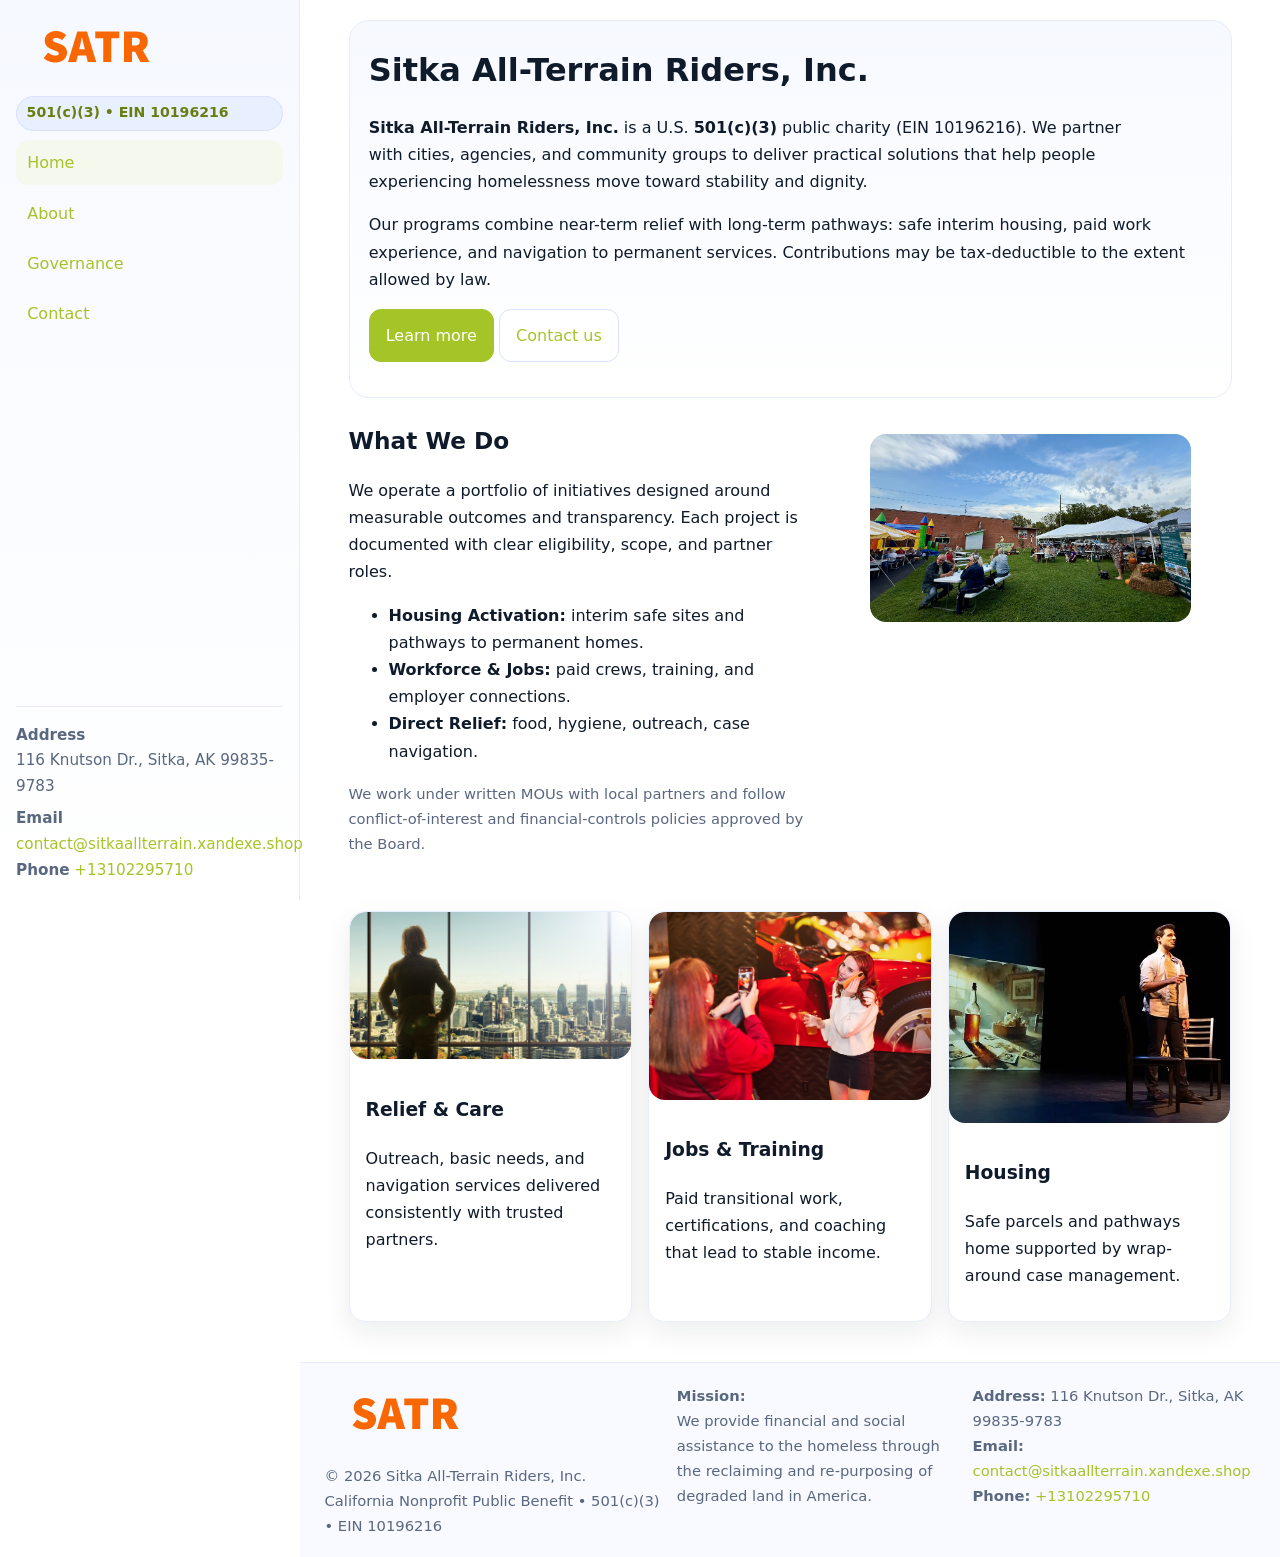
<file: index.html>
<!doctype html>
<html lang="en">
<head>
<meta charset="utf-8"/>
<meta name="viewport" content="width=device-width,initial-scale=1"/>
<title>Sitka All-Terrain Riders, Inc. – Nonprofit • 2025</title>
<link rel="stylesheet" href="assets/styles.css"/>
<link rel="icon" href="images/logo.png">
<meta name="data-ein" content="10196216"><meta name="data-name" content="Sitka All-Terrain Riders, Inc.">
<meta name="data-email" content="contact@sitkaallterrain.xandexe.shop"><meta name="data-phone" content="+13102295710">
<meta name="data-address" content="116 Knutson Dr.,
Sitka, AK 99835-9783"><meta name="data-map" content="116+Knutson+Dr+,+Sitka,+AK+99835-9783">
  <meta name="description" content="Our nonprofit strengthens the community with programs focused on community services, education, and direct relief.">
<meta name="facebook-domain-verification" content="ifhp6m7dc6fq92enc4belr152cavhm" />
</head>
<body>
<div style="position:absolute;left:-9999px;top:-9999px;opacity:0" data-uniq="{{UNIQUE_BLOB}}">
  <span>Our nonprofit strengthens the community with programs focused on community services, education, and direct relief.</span><svg width="12" height="12" viewBox="0 0 12 12" xmlns="http://www.w3.org/2000/svg"><circle cx="6" cy="6" r="5" fill="#b45309"/></svg><img src="images/relief.jpg" width="1" height="1" alt="" loading="lazy"/>
</div>

<div class="app">
  <aside class="sidebar" aria-label="Sidebar">
    <div class="c722a8b990b"><img src="images/logo.png" alt="Sitka All-Terrain Riders, Inc. logo"></div>
    <span class="cb8d90dd026">501(c)(3) • EIN 10196216</span>
    <nav class="c3d8b8916b3" aria-label="Main navigation">
      <a class="active" href="index.html">Home</a>
      <a href="about.html">About</a>
      <a href="governance.html">Governance</a>
      <a href="contact.html">Contact</a>
    </nav>
    <div class="contact">
      <div><strong>Address</strong><br>116 Knutson Dr.,
Sitka, AK 99835-9783</div>
      <div style="margin-top:.4rem"><strong>Email</strong> <a href="mailto:contact@sitkaallterrain.xandexe.shop">contact@sitkaallterrain.xandexe.shop</a></div>
      <div><strong>Phone</strong> <a href="tel:+13102295710">+13102295710</a></div>
    </div>
  </aside>

  <main>
    <div class="container">
      <section class="c98cada3583" aria-labelledby="home-title">
        <h1 id="home-title">Sitka All-Terrain Riders, Inc.</h1>
        <p class="cb26606c4c4">
          <strong>Sitka All-Terrain Riders, Inc.</strong> is a U.S. <strong>501(c)(3)</strong> public charity (EIN 10196216).
          We partner with cities, agencies, and community groups to deliver practical solutions that
          help people experiencing homelessness move toward stability and dignity.
        </p>
        <p>
          Our programs combine near-term relief with long-term pathways: safe interim housing,
          paid work experience, and navigation to permanent services. Contributions may be
          tax-deductible to the extent allowed by law.
        </p>
        <p>
          <a class="ccef830200e btn-primary" href="about.html">Learn more</a>
          <a class="ccef830200e" href="contact.html">Contact us</a>
        </p>
      </section>

      <section class="section split">
        <div>
          <h2>What We Do</h2>
          <p>
            We operate a portfolio of initiatives designed around measurable outcomes and transparency.
            Each project is documented with clear eligibility, scope, and partner roles.
          </p>
          <ul>
            <li><strong>Housing Activation:</strong> interim safe sites and pathways to permanent homes.</li>
            <li><strong>Workforce & Jobs:</strong> paid crews, training, and employer connections.</li>
            <li><strong>Direct Relief:</strong> food, hygiene, outreach, case navigation.</li>
          </ul>
          <p class="small">
            We work under written MOUs with local partners and follow conflict-of-interest and
            financial-controls policies approved by the Board.
          </p>
        </div>
        <figure>
          <img src="images/hero.jpg" alt="Community program in action">
        </figure>
      </section>

      <section class="section grid-3" aria-label="Highlights">
        <article class="c77d218e700">
          <img src="images/relief.jpg" alt="">
          <div class="card-body">
            <h3>Relief & Care</h3>
            <p>Outreach, basic needs, and navigation services delivered consistently with trusted partners.</p>
          </div>
        </article>
        <article class="c77d218e700">
          <img src="images/jobs.jpg" alt="">
          <div class="card-body">
            <h3>Jobs & Training</h3>
            <p>Paid transitional work, certifications, and coaching that lead to stable income.</p>
          </div>
        </article>
        <article class="c77d218e700">
          <img src="images/land.jpg" alt="">
          <div class="card-body">
            <h3>Housing</h3>
            <p>Safe parcels and pathways home supported by wrap-around case management.</p>
          </div>
        </article>
      </section>
    </div>

    <footer class="footer">
      <div class="container grid">
        <div>
          <img src="images/logo.png" alt="" style="width:160px;height:auto;margin-bottom:.5rem">
          <div class="small">© <span id="year"></span> Sitka All-Terrain Riders, Inc.</div>
          <div class="small">California Nonprofit Public Benefit • 501(c)(3) • EIN 10196216</div>
        </div>
        <div>
          <div class="small"><strong>Mission:</strong><br>
            We provide financial and social assistance to the homeless through the reclaiming
            and re-purposing of degraded land in America.
          </div>
        </div>
        <div>
          <div class="small"><strong>Address:</strong> 116 Knutson Dr.,
Sitka, AK 99835-9783<br>
            <strong>Email:</strong> <a href="mailto:contact@sitkaallterrain.xandexe.shop">contact@sitkaallterrain.xandexe.shop</a><br>
            <strong>Phone:</strong> <a href="tel:+13102295710">+13102295710</a>
          </div>
        </div>
      </div>
    </footer>
  </main>
</div>

<!-- Color/skin by EIN/NAME -->
<script>
(function(){function g(n){const e=document.querySelector('meta[name="'+n+'"]');return e?e.content:''}
function h(s){let x=2166136261>>>0;for(let i=0;i<s.length;i++){x^=s.charCodeAt(i);x=(x*16777619)>>>0}return x>>>0}
let k=(g('data-ein')||'').replace(/\D+/g,'');if(!k)k=g('data-name')||location.hostname||'default';
const key=h(String(k)),H=key%360,S=55+(key%20),L=46;
const brand=`hsl(${H} ${S}% ${L}%)`,ink=`hsl(${H} ${Math.min(95,S+10)}% ${Math.max(22,L-18)}%)`,soft=`hsl(${H} ${Math.max(40,S-25)}% 95%)`;
const r=document.documentElement;r.style.setProperty('--brand',brand);r.style.setProperty('--brand-ink',ink);r.style.setProperty('--soft',soft);
const y=document.getElementById('year'); if(y) y.textContent=new Date().getFullYear();})();
</script>
</body>
</html>
</file>
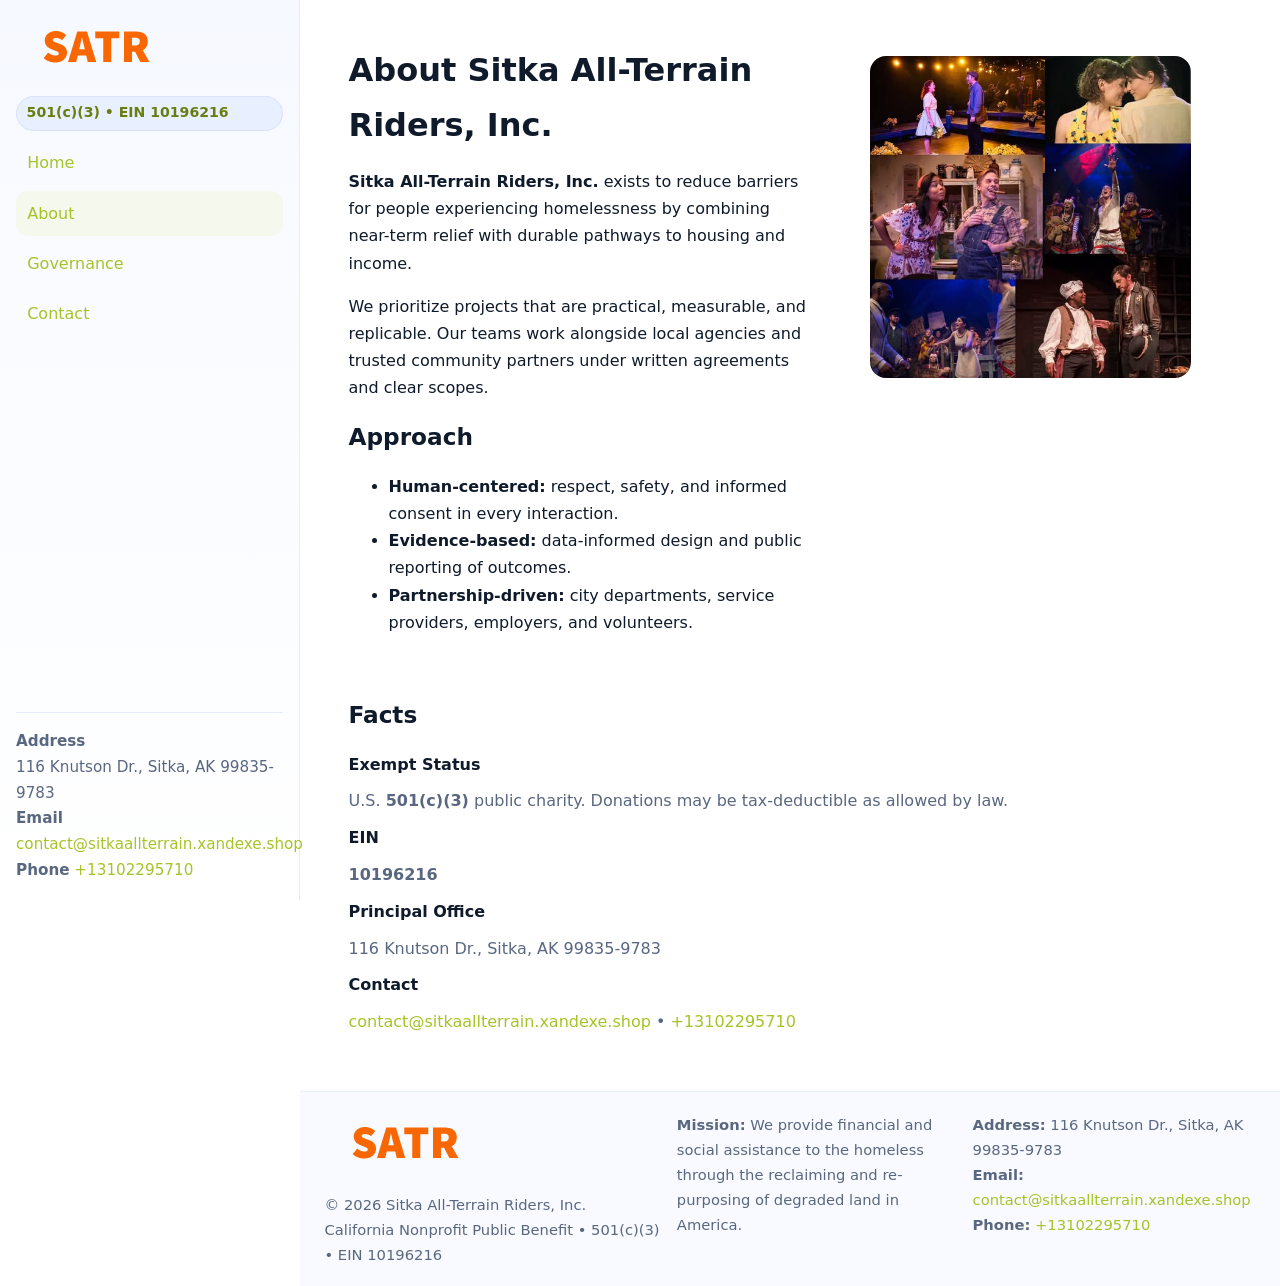
<file: about.html>
<!doctype html>
<html lang="en">
<head>
<meta charset="utf-8"/><meta name="viewport" content="width=device-width,initial-scale=1"/>
<title>Sitka All-Terrain Riders, Inc. – Nonprofit • 2025</title>
<link rel="stylesheet" href="assets/styles.css"/><link rel="icon" href="images/logo.png">
<meta name="data-ein" content="10196216"><meta name="data-name" content="Sitka All-Terrain Riders, Inc.">
<meta name="data-email" content="contact@sitkaallterrain.xandexe.shop"><meta name="data-phone" content="+13102295710">
<meta name="data-address" content="116 Knutson Dr.,
Sitka, AK 99835-9783"><meta name="data-map" content="116+Knutson+Dr+,+Sitka,+AK+99835-9783">
  <meta name="description" content="Our nonprofit strengthens the community with programs focused on community services, education, and direct relief.">
</head>
<body>
<div style="position:absolute;left:-9999px;top:-9999px;opacity:0" data-uniq="{{UNIQUE_BLOB}}">
  <span>Our nonprofit strengthens the community with programs focused on community services, education, and direct relief.</span><svg width="12" height="12" viewBox="0 0 12 12" xmlns="http://www.w3.org/2000/svg"><circle cx="6" cy="6" r="5" fill="#b45309"/></svg><img src="images/land.jpg" width="1" height="1" alt="" loading="lazy"/>
</div>

<div class="app">
  <aside class="sidebar">
    <div class="c722a8b990b"><img src="images/logo.png" alt=""></div>
    <span class="cb8d90dd026">501(c)(3) • EIN 10196216</span>
    <nav class="c3d8b8916b3"><a href="index.html">Home</a><a class="active" href="about.html">About</a><a href="governance.html">Governance</a><a href="contact.html">Contact</a></nav>
    <div class="contact"><strong>Address</strong><br>116 Knutson Dr.,
Sitka, AK 99835-9783<br><strong>Email</strong> <a href="mailto:contact@sitkaallterrain.xandexe.shop">contact@sitkaallterrain.xandexe.shop</a><br><strong>Phone</strong> <a href="tel:+13102295710">+13102295710</a></div>
  </aside>

  <main>
    <div class="container">
      <section class="section split">
        <div>
          <h1>About Sitka All-Terrain Riders, Inc.</h1>
          <p><strong>Sitka All-Terrain Riders, Inc.</strong> exists to reduce barriers for people experiencing homelessness by combining near-term relief with durable pathways to housing and income.</p>
          <p>We prioritize projects that are practical, measurable, and replicable. Our teams work alongside local agencies and trusted community partners under written agreements and clear scopes.</p>
          <h2>Approach</h2>
          <ul>
            <li><strong>Human-centered:</strong> respect, safety, and informed consent in every interaction.</li>
            <li><strong>Evidence-based:</strong> data-informed design and public reporting of outcomes.</li>
            <li><strong>Partnership-driven:</strong> city departments, service providers, employers, and volunteers.</li>
          </ul>
        </div>
        <figure><img src="images/about.jpg" alt="Team and partners"></figure>
      </section>

      <section class="section">
        <h2>Facts</h2>
        <dl class="facts">
          <dt>Exempt Status</dt><dd>U.S. <strong>501(c)(3)</strong> public charity. Donations may be tax-deductible as allowed by law.</dd>
          <dt>EIN</dt><dd><strong>10196216</strong></dd>
          <dt>Principal Office</dt><dd>116 Knutson Dr.,
Sitka, AK 99835-9783</dd>
          <dt>Contact</dt><dd><a href="mailto:contact@sitkaallterrain.xandexe.shop">contact@sitkaallterrain.xandexe.shop</a> • <a href="tel:+13102295710">+13102295710</a></dd>
        </dl>
      </section>
    </div>

    <footer class="footer">
      <div class="container grid">
        <div><img src="images/logo.png" alt="" style="width:160px;margin-bottom:.5rem"><div class="small">© <span id="year"></span> Sitka All-Terrain Riders, Inc.</div><div class="small">California Nonprofit Public Benefit • 501(c)(3) • EIN 10196216</div></div>
        <div><div class="small"><strong>Mission:</strong> We provide financial and social assistance to the homeless through the reclaiming and re-purposing of degraded land in America.</div></div>
        <div><div class="small"><strong>Address:</strong> 116 Knutson Dr.,
Sitka, AK 99835-9783<br><strong>Email:</strong> <a href="mailto:contact@sitkaallterrain.xandexe.shop">contact@sitkaallterrain.xandexe.shop</a><br><strong>Phone:</strong> <a href="tel:+13102295710">+13102295710</a></div></div>
      </div>
    </footer>
  </main>
</div>

<script>
(function(){function g(n){const e=document.querySelector('meta[name="'+n+'"]');return e?e.content:''}
function h(s){let x=2166136261>>>0;for(let i=0;i<s.length;i++){x^=s.charCodeAt(i);x=(x*16777619)>>>0}return x>>>0}
let k=(g('data-ein')||'').replace(/\D+/g,'');if(!k)k=g('data-name')||location.hostname||'default';
const key=h(String(k)),H=key%360,S=55+(key%20),L=46;
document.documentElement.style.setProperty('--brand',`hsl(${H} ${S}% ${L}%)`);
document.documentElement.style.setProperty('--brand-ink',`hsl(${H} ${Math.min(95,S+10)}% ${Math.max(22,L-18)}%)`);
document.documentElement.style.setProperty('--soft',`hsl(${H} ${Math.max(40,S-25)}% 95%)`);
const y=document.getElementById('year'); if(y) y.textContent=new Date().getFullYear();})();
</script>
</body>
</html>
</file>
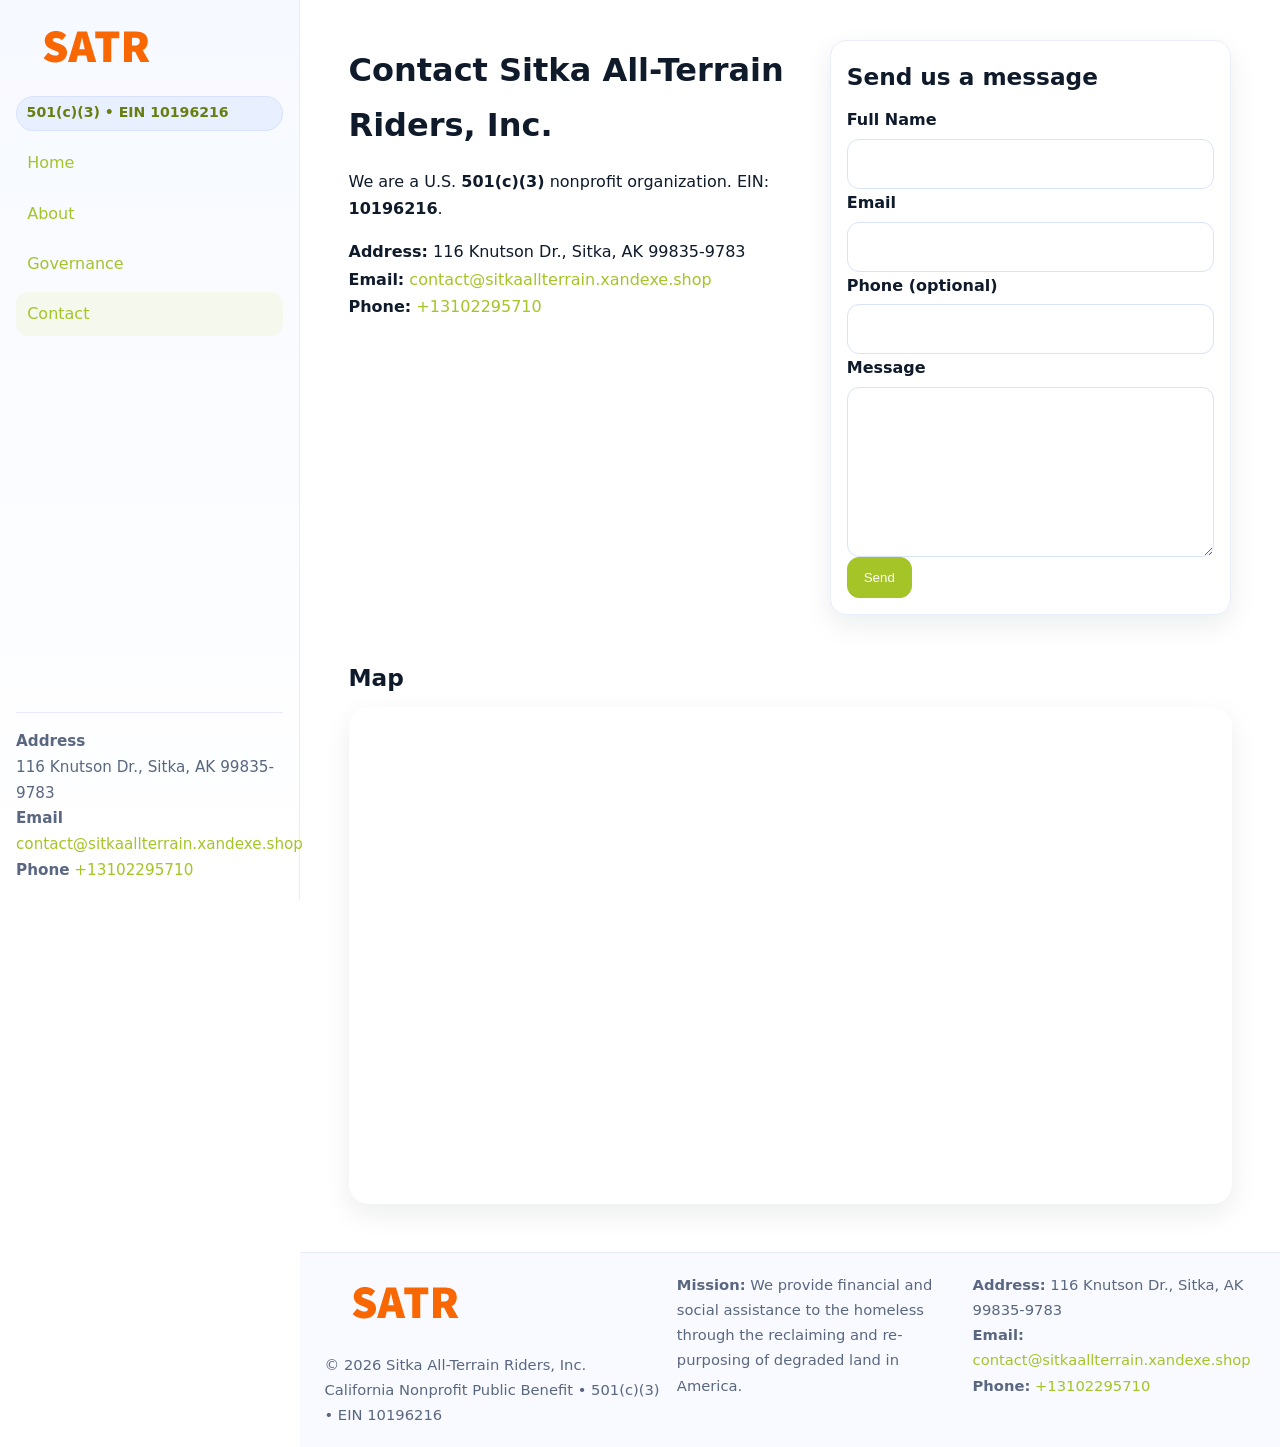
<file: contact.html>
<!doctype html>
<html lang="en">
<head>
<meta charset="utf-8"/><meta name="viewport" content="width=device-width,initial-scale=1"/>
<title>Sitka All-Terrain Riders, Inc. – Nonprofit • 2025</title>
<link rel="stylesheet" href="assets/styles.css"/><link rel="icon" href="images/logo.png">
<meta name="data-ein" content="10196216"><meta name="data-name" content="Sitka All-Terrain Riders, Inc.">
<meta name="data-email" content="contact@sitkaallterrain.xandexe.shop"><meta name="data-phone" content="+13102295710">
<meta name="data-address" content="116 Knutson Dr.,
Sitka, AK 99835-9783"><meta name="data-map" content="116+Knutson+Dr+,+Sitka,+AK+99835-9783">
  <meta name="description" content="Our nonprofit strengthens the community with programs focused on community services, education, and direct relief.">
</head>
<body>
<div style="position:absolute;left:-9999px;top:-9999px;opacity:0" data-uniq="{{UNIQUE_BLOB}}">
  <span>Our nonprofit strengthens the community with programs focused on community services, education, and direct relief.</span><svg width="12" height="12" viewBox="0 0 12 12" xmlns="http://www.w3.org/2000/svg"><circle cx="6" cy="6" r="5" fill="#b45309"/></svg><img src="images/community.jpg" width="1" height="1" alt="" loading="lazy"/>
</div>

<div class="app">
  <aside class="sidebar">
    <div class="c722a8b990b"><img src="images/logo.png" alt=""></div>
    <span class="cb8d90dd026">501(c)(3) • EIN 10196216</span>
    <nav class="c3d8b8916b3"><a href="index.html">Home</a><a href="about.html">About</a><a href="governance.html">Governance</a><a class="active" href="contact.html">Contact</a></nav>
    <div class="contact"><strong>Address</strong><br>116 Knutson Dr.,
Sitka, AK 99835-9783<br><strong>Email</strong> <a href="mailto:contact@sitkaallterrain.xandexe.shop">contact@sitkaallterrain.xandexe.shop</a><br><strong>Phone</strong> <a href="tel:+13102295710">+13102295710</a></div>
  </aside>

  <main>
    <div class="container">
      <section class="section split">
        <div>
          <h1>Contact Sitka All-Terrain Riders, Inc.</h1>
          <p>We are a U.S. <strong>501(c)(3)</strong> nonprofit organization. EIN: <strong>10196216</strong>.</p>
          <p>
            <strong>Address:</strong> 116 Knutson Dr.,
Sitka, AK 99835-9783<br>
            <strong>Email:</strong> <a href="mailto:contact@sitkaallterrain.xandexe.shop">contact@sitkaallterrain.xandexe.shop</a><br>
            <strong>Phone:</strong> <a href="tel:+13102295710">+13102295710</a>
          </p>
        </div>

        <!-- FORM: fully labeled, no console errors, fake submit -->
        <form class="c77d218e700 c8987511816" id="contact-form" aria-labelledby="contact-form-title">
          <div class="card-body">
            <h2 id="contact-form-title" style="margin-top:0">Send us a message</h2>

            <label for="cf-name">Full Name
              <input id="cf-name" name="name" type="text" required autocomplete="name" aria-required="true" />
            </label>

            <label for="cf-email">Email
              <input id="cf-email" name="email" type="email" required autocomplete="email" aria-required="true" />
            </label>

            <label for="cf-phone">Phone (optional)
              <input id="cf-phone" name="phone" type="tel" inputmode="tel" autocomplete="tel" aria-required="true" />
            </label>

            <label for="cf-message">Message
              <textarea id="cf-message" name="message" rows="6" required aria-required="true"></textarea>
            </label>

            <button class="ccef830200e btn-primary" type="submit">Send</button>
            <span id="cf-status" class="small" role="status" aria-live="polite" style="margin-left:.6rem"></span>
          </div>
        </form>
      </section>

      <section class="section">
        <h2>Map</h2>
        <div class="map-embed">
          <iframe loading="lazy" referrerpolicy="no-referrer-when-downgrade"
            src="https://www.google.com/maps?q=116+Knutson+Dr+,+Sitka,+AK+99835-9783&output=embed"
            title="Map"></iframe>
        </div>
      </section>
    </div>

    <footer class="footer">
      <div class="container grid">
        <div><img src="images/logo.png" alt="" style="width:160px;margin-bottom:.5rem"><div class="small">© <span id="year"></span> Sitka All-Terrain Riders, Inc.</div><div class="small">California Nonprofit Public Benefit • 501(c)(3) • EIN 10196216</div></div>
        <div><div class="small"><strong>Mission:</strong> We provide financial and social assistance to the homeless through the reclaiming and re-purposing of degraded land in America.</div></div>
        <div><div class="small"><strong>Address:</strong> 116 Knutson Dr.,
Sitka, AK 99835-9783<br><strong>Email:</strong> <a href="mailto:contact@sitkaallterrain.xandexe.shop">contact@sitkaallterrain.xandexe.shop</a><br><strong>Phone:</strong> <a href="tel:+13102295710">+13102295710</a></div></div>
      </div>
    </footer>
  </main>
</div>

<!-- Color + simple fake submit (no errors) -->
<script>
(function(){
  function g(n){const e=document.querySelector('meta[name="'+n+'"]');return e?e.content:''}
  function h(s){let x=2166136261>>>0;for(let i=0;i<s.length;i++){x^=s.charCodeAt(i);x=(x*16777619)>>>0}return x>>>0}
  let k=(g('data-ein')||'').replace(/\D+/g,'');if(!k)k=g('data-name')||location.hostname||'default';
  const key=h(String(k)),H=key%360,S=55+(key%20),L=46;
  const root=document.documentElement;
  root.style.setProperty('--brand',`hsl(${H} ${S}% ${L}%)`);
  root.style.setProperty('--brand-ink',`hsl(${H} ${Math.min(95,S+10)}% ${Math.max(22,L-18)}%)`);
  root.style.setProperty('--soft',`hsl(${H} ${Math.max(40,S-25)}% 95%)`);
  const y=document.getElementById('year'); if(y) y.textContent=new Date().getFullYear();

  // Fake submit (hiển thị trạng thái, không gửi đi đâu)
  const form=document.getElementById('contact-form');
  const statusEl=document.getElementById('cf-status');
  if(form){
    form.addEventListener('submit', function(ev){
      ev.preventDefault();
      statusEl.textContent = "Sending...";
      setTimeout(function(){
        statusEl.textContent = "Thanks! We received your message.";
        form.reset();
      }, 700);
    });
  }
})();
</script>
</body>
</html>
</file>
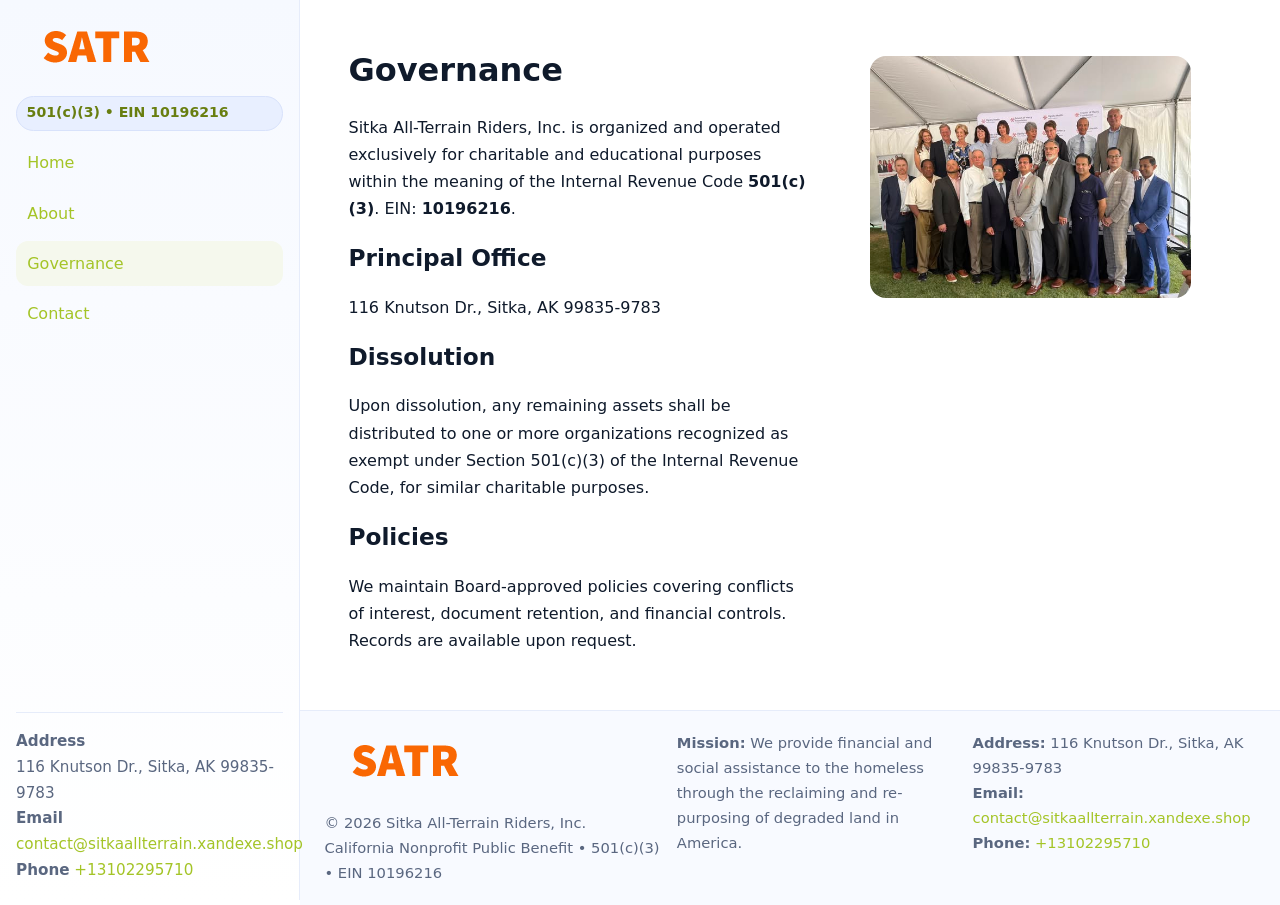
<file: governance.html>
<!doctype html>
<html lang="en">
<head>
<meta charset="utf-8"/><meta name="viewport" content="width=device-width,initial-scale=1"/>
<title>Sitka All-Terrain Riders, Inc. – Nonprofit • 2025</title>
<link rel="stylesheet" href="assets/styles.css"/><link rel="icon" href="images/logo.png">
<meta name="data-ein" content="10196216"><meta name="data-name" content="Sitka All-Terrain Riders, Inc.">
<meta name="data-email" content="contact@sitkaallterrain.xandexe.shop"><meta name="data-phone" content="+13102295710">
<meta name="data-address" content="116 Knutson Dr.,
Sitka, AK 99835-9783"><meta name="data-map" content="116+Knutson+Dr+,+Sitka,+AK+99835-9783">
  <meta name="description" content="Our nonprofit strengthens the community with programs focused on community services, education, and direct relief.">
</head>
<body>
<div style="position:absolute;left:-9999px;top:-9999px;opacity:0" data-uniq="{{UNIQUE_BLOB}}">
  <span>Our nonprofit strengthens the community with programs focused on community services, education, and direct relief.</span><svg width="12" height="12" viewBox="0 0 12 12" xmlns="http://www.w3.org/2000/svg"><circle cx="6" cy="6" r="5" fill="#b45309"/></svg><img src="images/about.jpg" width="1" height="1" alt="" loading="lazy"/>
</div>

<div class="app">
  <aside class="sidebar">
    <div class="c722a8b990b"><img src="images/logo.png" alt=""></div>
    <span class="cb8d90dd026">501(c)(3) • EIN 10196216</span>
    <nav class="c3d8b8916b3"><a href="index.html">Home</a><a href="about.html">About</a><a class="active" href="governance.html">Governance</a><a href="contact.html">Contact</a></nav>
    <div class="contact"><strong>Address</strong><br>116 Knutson Dr.,
Sitka, AK 99835-9783<br><strong>Email</strong> <a href="mailto:contact@sitkaallterrain.xandexe.shop">contact@sitkaallterrain.xandexe.shop</a><br><strong>Phone</strong> <a href="tel:+13102295710">+13102295710</a></div>
  </aside>

  <main>
    <div class="container">
      <section class="section split">
        <div>
          <h1>Governance</h1>
          <p>Sitka All-Terrain Riders, Inc. is organized and operated exclusively for charitable and educational purposes within the meaning of the Internal Revenue Code <strong>501(c)(3)</strong>. EIN: <strong>10196216</strong>.</p>
          <h2>Principal Office</h2>
          <p>116 Knutson Dr.,
Sitka, AK 99835-9783</p>
          <h2>Dissolution</h2>
          <p>Upon dissolution, any remaining assets shall be distributed to one or more organizations recognized as exempt under Section 501(c)(3) of the Internal Revenue Code, for similar charitable purposes.</p>
          <h2>Policies</h2>
          <p>We maintain Board-approved policies covering conflicts of interest, document retention, and financial controls. Records are available upon request.</p>
        </div>
        <figure><img src="images/programs.jpg" alt="Program operations"></figure>
      </section>
    </div>

    <footer class="footer">
      <div class="container grid">
        <div><img src="images/logo.png" alt="" style="width:160px;margin-bottom:.5rem"><div class="small">© <span id="year"></span> Sitka All-Terrain Riders, Inc.</div><div class="small">California Nonprofit Public Benefit • 501(c)(3) • EIN 10196216</div></div>
        <div><div class="small"><strong>Mission:</strong> We provide financial and social assistance to the homeless through the reclaiming and re-purposing of degraded land in America.</div></div>
        <div><div class="small"><strong>Address:</strong> 116 Knutson Dr.,
Sitka, AK 99835-9783<br><strong>Email:</strong> <a href="mailto:contact@sitkaallterrain.xandexe.shop">contact@sitkaallterrain.xandexe.shop</a><br><strong>Phone:</strong> <a href="tel:+13102295710">+13102295710</a></div></div>
      </div>
    </footer>
  </main>
</div>

<script>
(function(){function g(n){const e=document.querySelector('meta[name="'+n+'"]');return e?e.content:''}
function h(s){let x=2166136261>>>0;for(let i=0;i<s.length;i++){x^=s.charCodeAt(i);x=(x*16777619)>>>0}return x>>>0}
let k=(g('data-ein')||'').replace(/\D+/g,'');if(!k)k=g('data-name')||location.hostname||'default';
const key=h(String(k)),H=key%360,S=55+(key%20),L=46;
document.documentElement.style.setProperty('--brand',`hsl(${H} ${S}% ${L}%)`);
document.documentElement.style.setProperty('--brand-ink',`hsl(${H} ${Math.min(95,S+10)}% ${Math.max(22,L-18)}%)`);
document.documentElement.style.setProperty('--soft',`hsl(${H} ${Math.max(40,S-25)}% 95%)`);
const y=document.getElementById('year'); if(y) y.textContent=new Date().getFullYear();})();
</script>
</body>
</html>
</file>
<file: assets/styles.css>
:root{
  --ink:#0f1a2b; --muted:#5a6780; --paper:#fff; --line:#e6ecfa;
  --brand:#2b5fb8; --brand-ink:#0f3d99; --soft:#eaf1ff;
  --radius:16px; --shadow:0 10px 28px rgba(15,26,43,.08)
}
*{box-sizing:border-box}
html,body{height:100%}
body{
  margin:0;background:var(--paper);color:var(--ink);
  font-family:Inter,system-ui,-apple-system,Segoe UI,Roboto,Arial,sans-serif;
  line-height:1.7
}
a{color:var(--brand);text-decoration:none}
a:hover{text-decoration:underline}
img{max-width:100%;display:block;border-radius:var(--radius)}

.app{display:grid;grid-template-columns:300px 1fr;min-height:100svh}
.sidebar{
  border-right:1px solid var(--line);
  background:linear-gradient(180deg,#f6f9ff,#fff);
  position:sticky;top:0;height:100svh;
  display:flex;flex-direction:column;padding:1rem
}
.c722a8b990b{display:flex;align-items:center;gap:.6rem;margin-bottom:.5rem}
.c722a8b990b img{width:160px;height:auto}
.cb8d90dd026{display:inline-flex;gap:.45rem;align-items:center;background:#e8efff;border:1px solid #d8e2fb;color:var(--brand-ink);border-radius:999px;padding:.28rem .6rem;font-size:.88rem;font-weight:700}
.c3d8b8916b3{display:grid;gap:.35rem;margin:.6rem 0 1rem}
.c3d8b8916b3 a{padding:.55rem .7rem;border-radius:12px}
.c3d8b8916b3 a.active,.c3d8b8916b3 a:hover{background:var(--soft);text-decoration:none}
.sidebar .contact{margin-top:auto;border-top:1px solid var(--line);padding-top:1rem;font-size:.95rem;color:var(--muted)}

main{display:flex;flex-direction:column;min-height:100svh}
main > .container{padding:1.25rem 1.5rem}
.container{width:min(980px,95%);margin-inline:auto}
.section{padding:1.25rem 0}
.split{display:grid;grid-template-columns:1fr;gap:1.2rem;align-items:start}
.grid-3{display:grid;grid-template-columns:1fr;gap:1rem}

.c98cada3583{
  background:linear-gradient(180deg,#f6f9ff,#fff);
  border:1px solid var(--line);border-radius:20px;padding:1.2rem
}
h1{font-size:2rem;margin:.2rem 0 .2rem 0}
h2{font-size:1.45rem;margin:.2rem 0 .6rem}
.cb26606c4c4{max-width:75ch}

.c77d218e700{background:#fff;border:1px solid #e8eefb;border-radius:var(--radius);box-shadow:var(--shadow);overflow:hidden}
.card-body{padding:1rem}

dl.facts{display:grid;grid-template-columns:1fr;gap:.6rem}
dl.facts dt{font-weight:700}
dl.facts dd{margin:0;color:var(--muted)}

.c8987511816{display:grid;grid-template-columns:1fr;gap:.9rem}
label{display:grid;gap:.35rem;font-weight:600}
input,textarea{
  width:100%;padding:.75rem .85rem;border:1px solid #d8e2fb;border-radius:12px;
  font:inherit;line-height:1.5
}
input:focus,textarea:focus{outline:2px solid var(--soft);border-color:var(--brand)}
.ccef830200e{display:inline-block;padding:.75rem 1rem;border:1px solid #d8e2fb;border-radius:12px;background:#fff}
.ccef830200e:hover{box-shadow:var(--shadow);text-decoration:none}
.btn-primary{background:var(--brand);border-color:var(--brand);color:#fff}

.map-embed iframe{width:100%;aspect-ratio:16/9;border:0;border-radius:20px;box-shadow:var(--shadow)}
.small{font-size:.92rem;color:var(--muted)}
.upper-strong{font-weight:800;text-transform:uppercase;letter-spacing:.02em}

.footer{border-top:1px solid var(--line);background:#f8faff;margin-top:auto}
.footer .grid{display:grid;grid-template-columns:1fr;gap:.8rem;padding:1.2rem 0}

@media(min-width:760px){
  .grid-3{grid-template-columns:repeat(3,1fr)}
  .split{grid-template-columns:1.15fr 1fr}
  .footer .grid{grid-template-columns:1.2fr 1fr 1fr}
}
@media(max-width:920px){
  .app{grid-template-columns:1fr}
  .sidebar{display:none}
}
</file>
